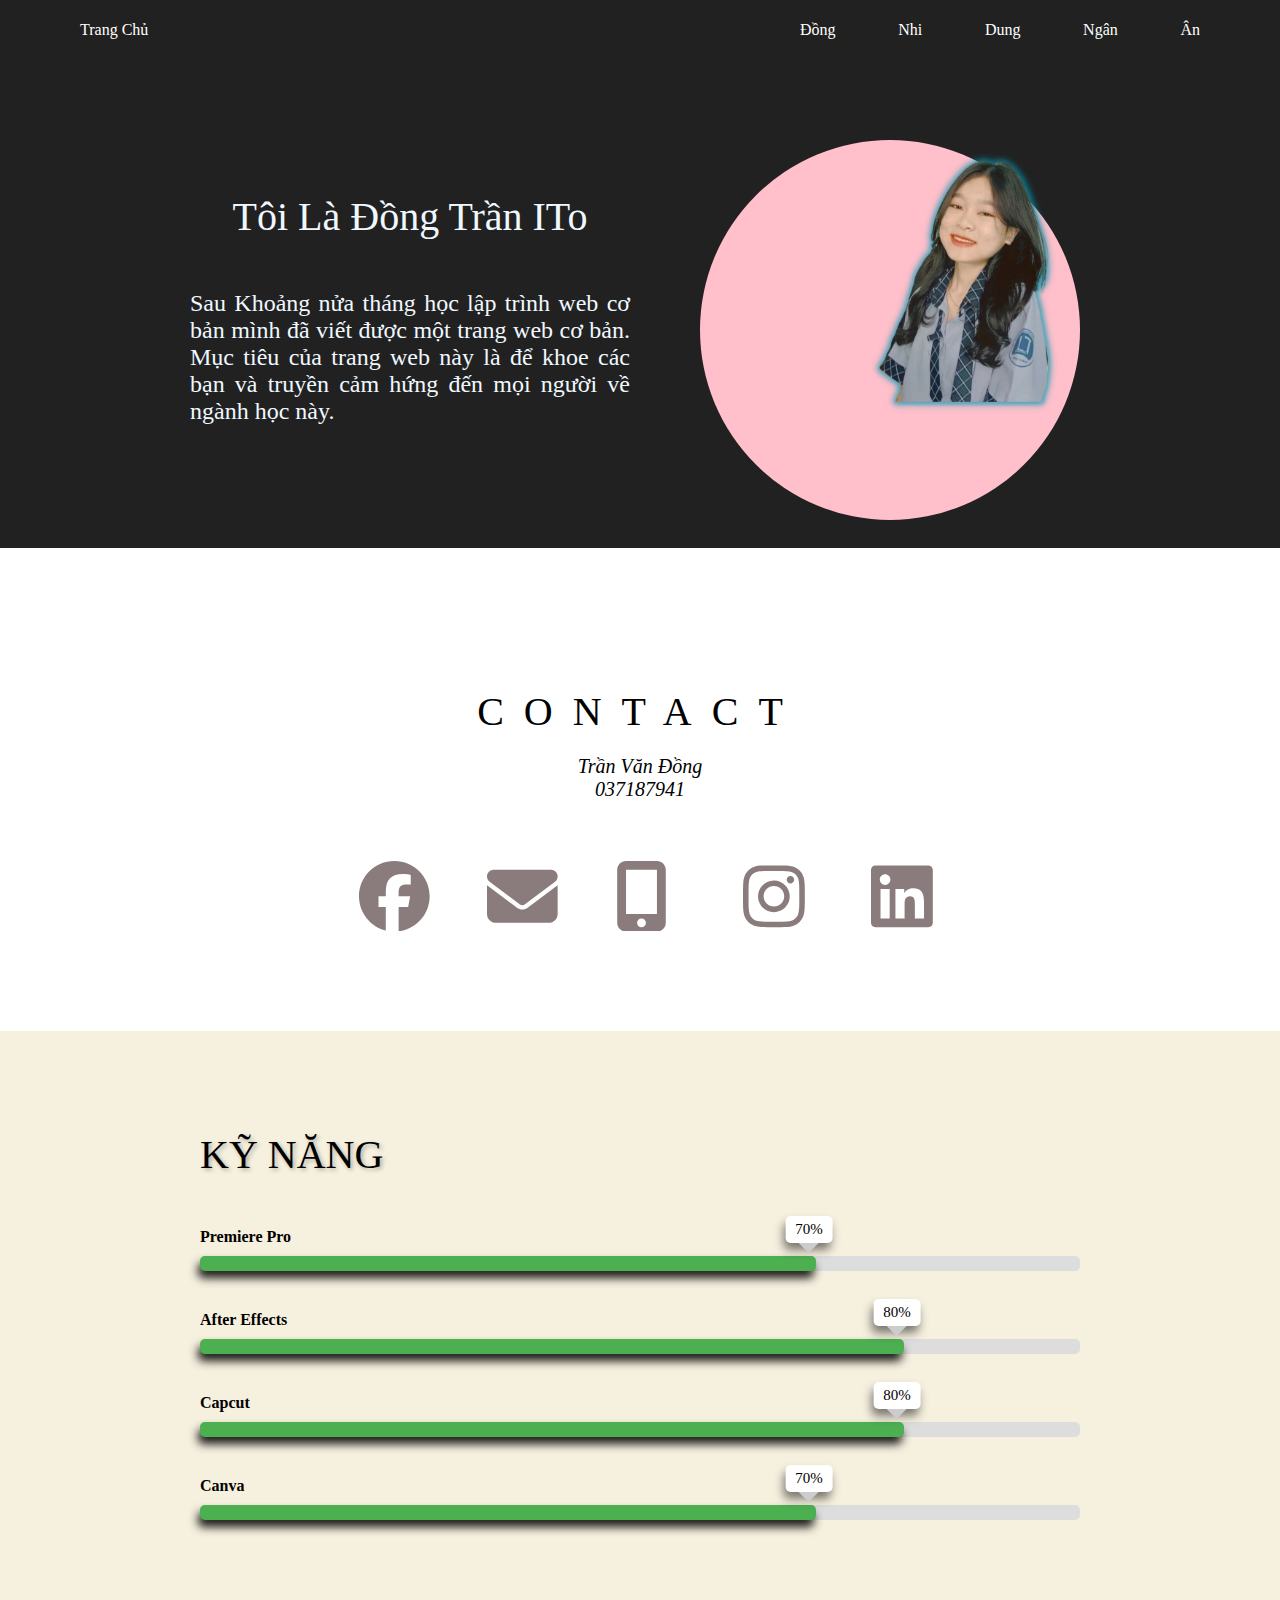
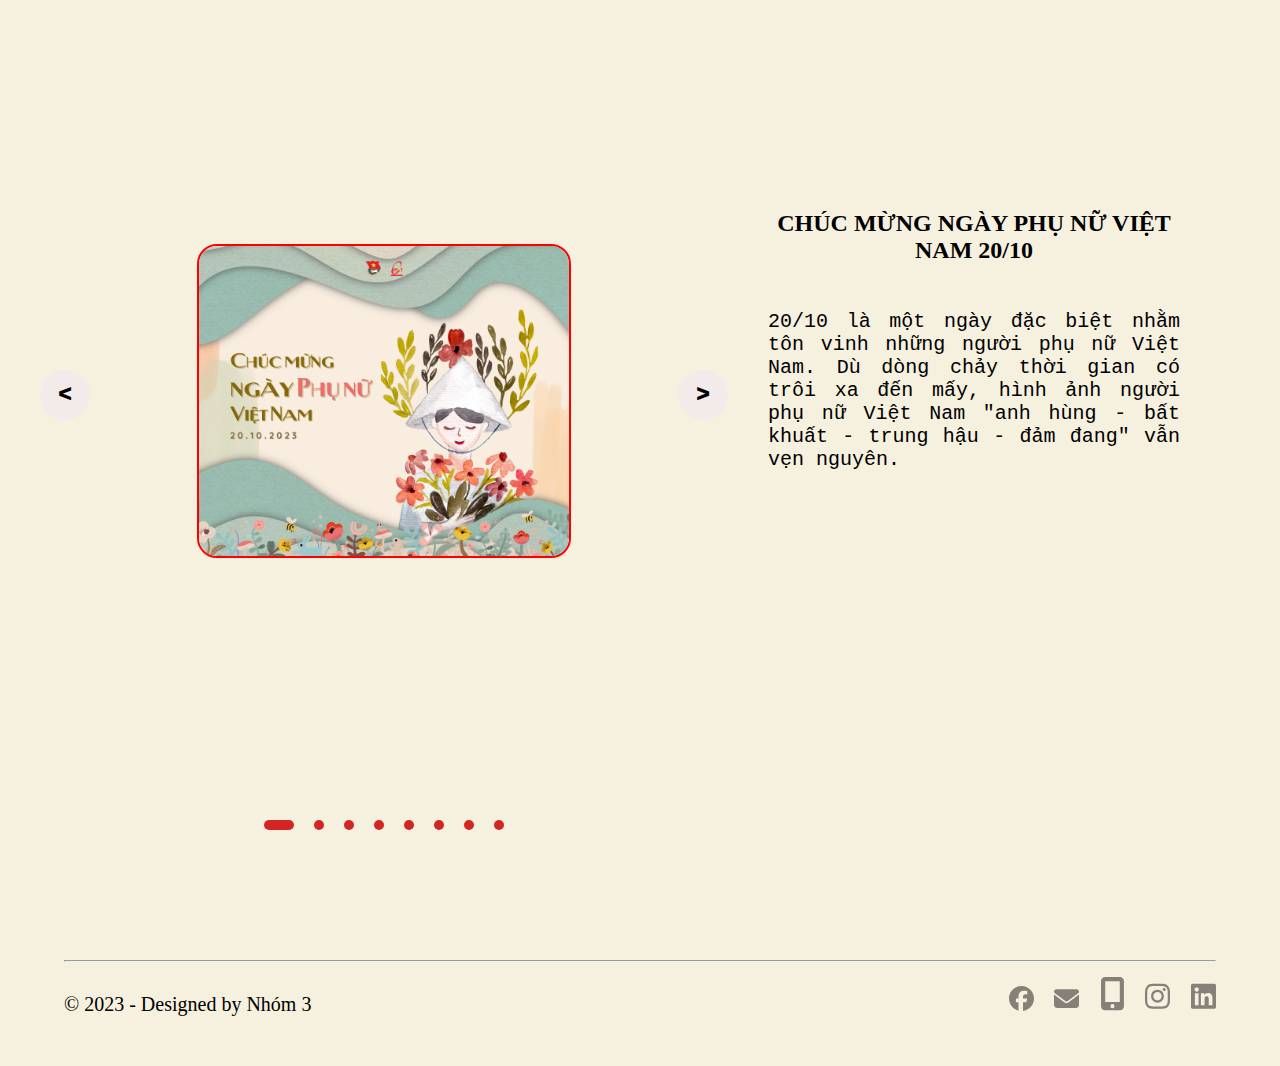
<file: Nhi/index.html>
<!DOCTYPE html>
<html lang="en">
<head>
    <meta charset="UTF-8">
    <meta name="viewport" content="width=device-width, initial-scale=1.0">
    <link rel="stylesheet" href="./style.css">
    <title>Hoàng Kiến Tường Nhi</title>
</head>
    <body>
       <!--Thanh Dieu Huong-->
        <div class="dieuHuong">
            <div class="trangChu">
                <a href="../trangchu/index.html">Trang Chủ</a>  
            </div>
            
            <div class="thanhVien">
                <a href="../Dong/index.html">Đồng</a>
                <a href="#Nhi">Nhi</a>
                <a href="../Dung/index.html">Dung</a>
                <a href="../Ngan/index.html">Ngân</a>
                <a href="../An/index.html">Ân</a>
            </div>
        </div>   
        <!-- END THANH DIEU HUONG -->

        

        <!--GIOI THIEU BAN THAN-->
        <div class="gioiThieu" id="Nhi">
            <div class="gioiThieu_noiDung">
                <div class="gioiThieu_noiDung_tieuDe">
                    Tôi Là Đồng Trần ITo
                </div>
                <div class="gioiThieu_noiDung_moTa">
                    Sau Khoảng nửa tháng học lập trình web cơ bản mình đã viết được một trang web cơ bản. Mục tiêu của trang web này là để khoe các bạn và truyền cảm hứng đến mọi người về ngành học này.
                </div>
            </div>
            <div class="gioiThieu_anh">
                <img src="./images/nhi.png" alt="">
                <div class="gioiThieu_vongTron"></div>
            </div>
            
        </div>


        <!--END GIOI THIEU BAN THAN-->
        <!-- CONTACT -->
            
        <div class="contact">
            <div class="contact_noidung">
                <div class="contact_noidung_tieude">
                    CONTACT
                </div>
                <div class="contact_noidung_ten">
                    Trần Văn Đồng
                    <br>
                    037187941 
                </div>
            </div>

            <div class="contact_icon">

                <div class="facebook">
                    <a href="https://www.facebook.com/iamdongtran" target="_blank" class="">
                        <svg xmlns="http://www.w3.org/2000/svg"  viewBox="0 0 512 512"><!--!Font Awesome Free 6.5.1 by @fontawesome - https://fontawesome.com License - https://fontawesome.com/license/free Copyright 2023 Fonticons, Inc.--><path d="M512 256C512 114.6 397.4 0 256 0S0 114.6 0 256C0 376 82.7 476.8 194.2 504.5V334.2H141.4V256h52.8V222.3c0-87.1 39.4-127.5 125-127.5c16.2 0 44.2 3.2 55.7 6.4V172c-6-.6-16.5-1-29.6-1c-42 0-58.2 15.9-58.2 57.2V256h83.6l-14.4 78.2H287V510.1C413.8 494.8 512 386.9 512 256h0z"/></svg>
                    </a>
                </div>
                <div class="gmail">
                    <a href="mailto:dongtran19062003@gmail.com" class="gmail">
                        <svg xmlns="http://www.w3.org/2000/svg"  viewBox="0 0 512 512"><!--!Font Awesome Free 6.5.1 by @fontawesome - https://fontawesome.com License - https://fontawesome.com/license/free Copyright 2023 Fonticons, Inc.--><path d="M48 64C21.5 64 0 85.5 0 112c0 15.1 7.1 29.3 19.2 38.4L236.8 313.6c11.4 8.5 27 8.5 38.4 0L492.8 150.4c12.1-9.1 19.2-23.3 19.2-38.4c0-26.5-21.5-48-48-48H48zM0 176V384c0 35.3 28.7 64 64 64H448c35.3 0 64-28.7 64-64V176L294.4 339.2c-22.8 17.1-54 17.1-76.8 0L0 176z"/></svg>
                    </a>
                </div>
                <div class="sodienthoai">
                    <a href="tel:0372187941">
                        <svg xmlns="http://www.w3.org/2000/svg" viewBox="0 0 384 512"><!--!Font Awesome Free 6.5.1 by @fontawesome - https://fontawesome.com License - https://fontawesome.com/license/free Copyright 2023 Fonticons, Inc.--><path  d="M16 64C16 28.7 44.7 0 80 0H304c35.3 0 64 28.7 64 64V448c0 35.3-28.7 64-64 64H80c-35.3 0-64-28.7-64-64V64zM224 448a32 32 0 1 0 -64 0 32 32 0 1 0 64 0zM304 64H80V384H304V64z"/></svg>
                    </a>
                </div>
                <div class="instagram">
                    <a href="https://www.instagram.com/d.tran_03/" target="_blank">
                        <svg xmlns="http://www.w3.org/2000/svg" viewBox="0 0 448 512"><!--!Font Awesome Free 6.5.1 by @fontawesome - https://fontawesome.com License - https://fontawesome.com/license/free Copyright 2023 Fonticons, Inc.--><path d="M224.1 141c-63.6 0-114.9 51.3-114.9 114.9s51.3 114.9 114.9 114.9S339 319.5 339 255.9 287.7 141 224.1 141zm0 189.6c-41.1 0-74.7-33.5-74.7-74.7s33.5-74.7 74.7-74.7 74.7 33.5 74.7 74.7-33.6 74.7-74.7 74.7zm146.4-194.3c0 14.9-12 26.8-26.8 26.8-14.9 0-26.8-12-26.8-26.8s12-26.8 26.8-26.8 26.8 12 26.8 26.8zm76.1 27.2c-1.7-35.9-9.9-67.7-36.2-93.9-26.2-26.2-58-34.4-93.9-36.2-37-2.1-147.9-2.1-184.9 0-35.8 1.7-67.6 9.9-93.9 36.1s-34.4 58-36.2 93.9c-2.1 37-2.1 147.9 0 184.9 1.7 35.9 9.9 67.7 36.2 93.9s58 34.4 93.9 36.2c37 2.1 147.9 2.1 184.9 0 35.9-1.7 67.7-9.9 93.9-36.2 26.2-26.2 34.4-58 36.2-93.9 2.1-37 2.1-147.8 0-184.8zM398.8 388c-7.8 19.6-22.9 34.7-42.6 42.6-29.5 11.7-99.5 9-132.1 9s-102.7 2.6-132.1-9c-19.6-7.8-34.7-22.9-42.6-42.6-11.7-29.5-9-99.5-9-132.1s-2.6-102.7 9-132.1c7.8-19.6 22.9-34.7 42.6-42.6 29.5-11.7 99.5-9 132.1-9s102.7-2.6 132.1 9c19.6 7.8 34.7 22.9 42.6 42.6 11.7 29.5 9 99.5 9 132.1s2.7 102.7-9 132.1z"/></svg>
                    </a>
                </div>
                <div class="linkedin">
                    <a href="https://www.linkedin.com/in/iamdongtran/" target="_blank">
                        <svg xmlns="http://www.w3.org/2000/svg"  viewBox="0 0 448 512"><!--!Font Awesome Free 6.5.1 by @fontawesome - https://fontawesome.com License - https://fontawesome.com/license/free Copyright 2023 Fonticons, Inc.--><path d="M416 32H31.9C14.3 32 0 46.5 0 64.3v383.4C0 465.5 14.3 480 31.9 480H416c17.6 0 32-14.5 32-32.3V64.3c0-17.8-14.4-32.3-32-32.3zM135.4 416H69V202.2h66.5V416zm-33.2-243c-21.3 0-38.5-17.3-38.5-38.5S80.9 96 102.2 96c21.2 0 38.5 17.3 38.5 38.5 0 21.3-17.2 38.5-38.5 38.5zm282.1 243h-66.4V312c0-24.8-.5-56.7-34.5-56.7-34.6 0-39.9 27-39.9 54.9V416h-66.4V202.2h63.7v29.2h.9c8.9-16.8 30.6-34.5 62.9-34.5 67.2 0 79.7 44.3 79.7 101.9V416z"/></svg>
                    </a>
                </div>

            </div>
        </div>
        <!-- END CONTACT -->
        <!--SKILL-->
        <div class="skill">
            <div class="skillHeader">KỸ NĂNG</div>
            <div class="skill-name">Premiere Pro</div>
            <div class="skill-bar">
              <div class="skill-progress" style="width: 70%;">       
                    <span class="skill-text">70%</span>     
              </div>
            </div>
    
            <div class="skill-name">After Effects</div>
            <div class="skill-bar">
              <div class="skill-progress" style="width: 80%;">       
                    <span class="skill-text">80%</span>     
              </div>
            </div>
            
    
            <div class="skill-name">Capcut</div>
            <div class="skill-bar">
              <div class="skill-progress" style="width: 80%;">       
                    <span class="skill-text">80%</span>     
              </div>
            </div>
    
    
            <div class="skill-name">Canva</div>
            <div class="skill-bar">
              <div class="skill-progress" style="width: 70%;">       
                    <span class="skill-text">70%</span>     
              </div>
            </div>
    
        </div>
        <!--END SKILL-->

        <!--TRINH BAY SAN PHAM-->

        <div class="sanPham">
            <div class="slider">
                <div class="anh"><img  src="./images/1.png" alt=""></div>
                <div class="anhPhongTo"><img src="./images/1.png" alt=""></div>
                <div class="buttons">
                    <button id="prev"><</button>
                    <button id="next">></button>
                </div>
                <ul class="dots">
                    <li class="active"></li>
                    <li></li>
                    <li></li>
                    <li></li>
                    <li></li>
                    <li></li>
                    <li></li>
                    <li></li>
                </ul>
            </div>
            <div class="noiDung">
                <div class="tieude">CHÚC MỪNG NGÀY PHỤ NỮ VIỆT NAM 20/10</div>
                <div class="mota">20/10 là một ngày đặc biệt nhằm tôn vinh những người phụ nữ Việt Nam. Dù dòng chảy thời gian có trôi xa đến mấy, hình ảnh người phụ nữ Việt Nam "anh hùng - bất khuất - trung hậu - đảm đang" vẫn vẹn nguyên.</div>
            </div>
        </div>

        <!--END TRINH BAY SAN PHAM-->
    
        <!-- FOOTER -->
        <div class="footer">
            <div class="footer1">    
                <hr>
                <div class="footer_noiDung">
                    <div class="footer_ten">
                        © 2023 - Designed by Nhóm 3
                    </div>
                    <div class="footer_icon">
                        <div class="facebook">
                            <a href="https://www.facebook.com/iamdongtran" target="_blank" class="">
                                <svg xmlns="http://www.w3.org/2000/svg"  viewBox="0 0 512 512"><!--!Font Awesome Free 6.5.1 by @fontawesome - https://fontawesome.com License - https://fontawesome.com/license/free Copyright 2023 Fonticons, Inc.--><path d="M512 256C512 114.6 397.4 0 256 0S0 114.6 0 256C0 376 82.7 476.8 194.2 504.5V334.2H141.4V256h52.8V222.3c0-87.1 39.4-127.5 125-127.5c16.2 0 44.2 3.2 55.7 6.4V172c-6-.6-16.5-1-29.6-1c-42 0-58.2 15.9-58.2 57.2V256h83.6l-14.4 78.2H287V510.1C413.8 494.8 512 386.9 512 256h0z"/></svg>
                            </a>
                        </div>
                        <div class="gmail">
                            <a href="mailto:dongtran19062003@gmail.com" class="gmail">
                                <svg xmlns="http://www.w3.org/2000/svg"  viewBox="0 0 512 512"><!--!Font Awesome Free 6.5.1 by @fontawesome - https://fontawesome.com License - https://fontawesome.com/license/free Copyright 2023 Fonticons, Inc.--><path  d="M48 64C21.5 64 0 85.5 0 112c0 15.1 7.1 29.3 19.2 38.4L236.8 313.6c11.4 8.5 27 8.5 38.4 0L492.8 150.4c12.1-9.1 19.2-23.3 19.2-38.4c0-26.5-21.5-48-48-48H48zM0 176V384c0 35.3 28.7 64 64 64H448c35.3 0 64-28.7 64-64V176L294.4 339.2c-22.8 17.1-54 17.1-76.8 0L0 176z"/></svg>
                            </a>
                        </div>
                        <div class="sodienthoai">
                            <a href="tel:0372187941">
                                <svg xmlns="http://www.w3.org/2000/svg" viewBox="0 0 384 512"><!--!Font Awesome Free 6.5.1 by @fontawesome - https://fontawesome.com License - https://fontawesome.com/license/free Copyright 2023 Fonticons, Inc.--><path  d="M16 64C16 28.7 44.7 0 80 0H304c35.3 0 64 28.7 64 64V448c0 35.3-28.7 64-64 64H80c-35.3 0-64-28.7-64-64V64zM224 448a32 32 0 1 0 -64 0 32 32 0 1 0 64 0zM304 64H80V384H304V64z"/></svg>
                            </a>
                        </div>
                        <div class="instagram">
                            <a href="https://www.instagram.com/d.tran_03/" target="_blank">
                                <svg xmlns="http://www.w3.org/2000/svg" viewBox="0 0 448 512"><!--!Font Awesome Free 6.5.1 by @fontawesome - https://fontawesome.com License - https://fontawesome.com/license/free Copyright 2023 Fonticons, Inc.--><path d="M224.1 141c-63.6 0-114.9 51.3-114.9 114.9s51.3 114.9 114.9 114.9S339 319.5 339 255.9 287.7 141 224.1 141zm0 189.6c-41.1 0-74.7-33.5-74.7-74.7s33.5-74.7 74.7-74.7 74.7 33.5 74.7 74.7-33.6 74.7-74.7 74.7zm146.4-194.3c0 14.9-12 26.8-26.8 26.8-14.9 0-26.8-12-26.8-26.8s12-26.8 26.8-26.8 26.8 12 26.8 26.8zm76.1 27.2c-1.7-35.9-9.9-67.7-36.2-93.9-26.2-26.2-58-34.4-93.9-36.2-37-2.1-147.9-2.1-184.9 0-35.8 1.7-67.6 9.9-93.9 36.1s-34.4 58-36.2 93.9c-2.1 37-2.1 147.9 0 184.9 1.7 35.9 9.9 67.7 36.2 93.9s58 34.4 93.9 36.2c37 2.1 147.9 2.1 184.9 0 35.9-1.7 67.7-9.9 93.9-36.2 26.2-26.2 34.4-58 36.2-93.9 2.1-37 2.1-147.8 0-184.8zM398.8 388c-7.8 19.6-22.9 34.7-42.6 42.6-29.5 11.7-99.5 9-132.1 9s-102.7 2.6-132.1-9c-19.6-7.8-34.7-22.9-42.6-42.6-11.7-29.5-9-99.5-9-132.1s-2.6-102.7 9-132.1c7.8-19.6 22.9-34.7 42.6-42.6 29.5-11.7 99.5-9 132.1-9s102.7-2.6 132.1 9c19.6 7.8 34.7 22.9 42.6 42.6 11.7 29.5 9 99.5 9 132.1s2.7 102.7-9 132.1z"/></svg>
                            </a>
                        </div>
                        <div class="linkedin">
                            <a href="https://www.linkedin.com/in/iamdongtran/" target="_blank">
                                <svg xmlns="http://www.w3.org/2000/svg"  viewBox="0 0 448 512"><!--!Font Awesome Free 6.5.1 by @fontawesome - https://fontawesome.com License - https://fontawesome.com/license/free Copyright 2023 Fonticons, Inc.--><path  d="M416 32H31.9C14.3 32 0 46.5 0 64.3v383.4C0 465.5 14.3 480 31.9 480H416c17.6 0 32-14.5 32-32.3V64.3c0-17.8-14.4-32.3-32-32.3zM135.4 416H69V202.2h66.5V416zm-33.2-243c-21.3 0-38.5-17.3-38.5-38.5S80.9 96 102.2 96c21.2 0 38.5 17.3 38.5 38.5 0 21.3-17.2 38.5-38.5 38.5zm282.1 243h-66.4V312c0-24.8-.5-56.7-34.5-56.7-34.6 0-39.9 27-39.9 54.9V416h-66.4V202.2h63.7v29.2h.9c8.9-16.8 30.6-34.5 62.9-34.5 67.2 0 79.7 44.3 79.7 101.9V416z"/></svg>
                            </a>
                        </div>
                        </div>
                    </div>
                </div>
            </div>
        </div>
        
        <!-- END FOOTER -->
        
        <script src="js.js"></script>
    </body>

</html>
</file>
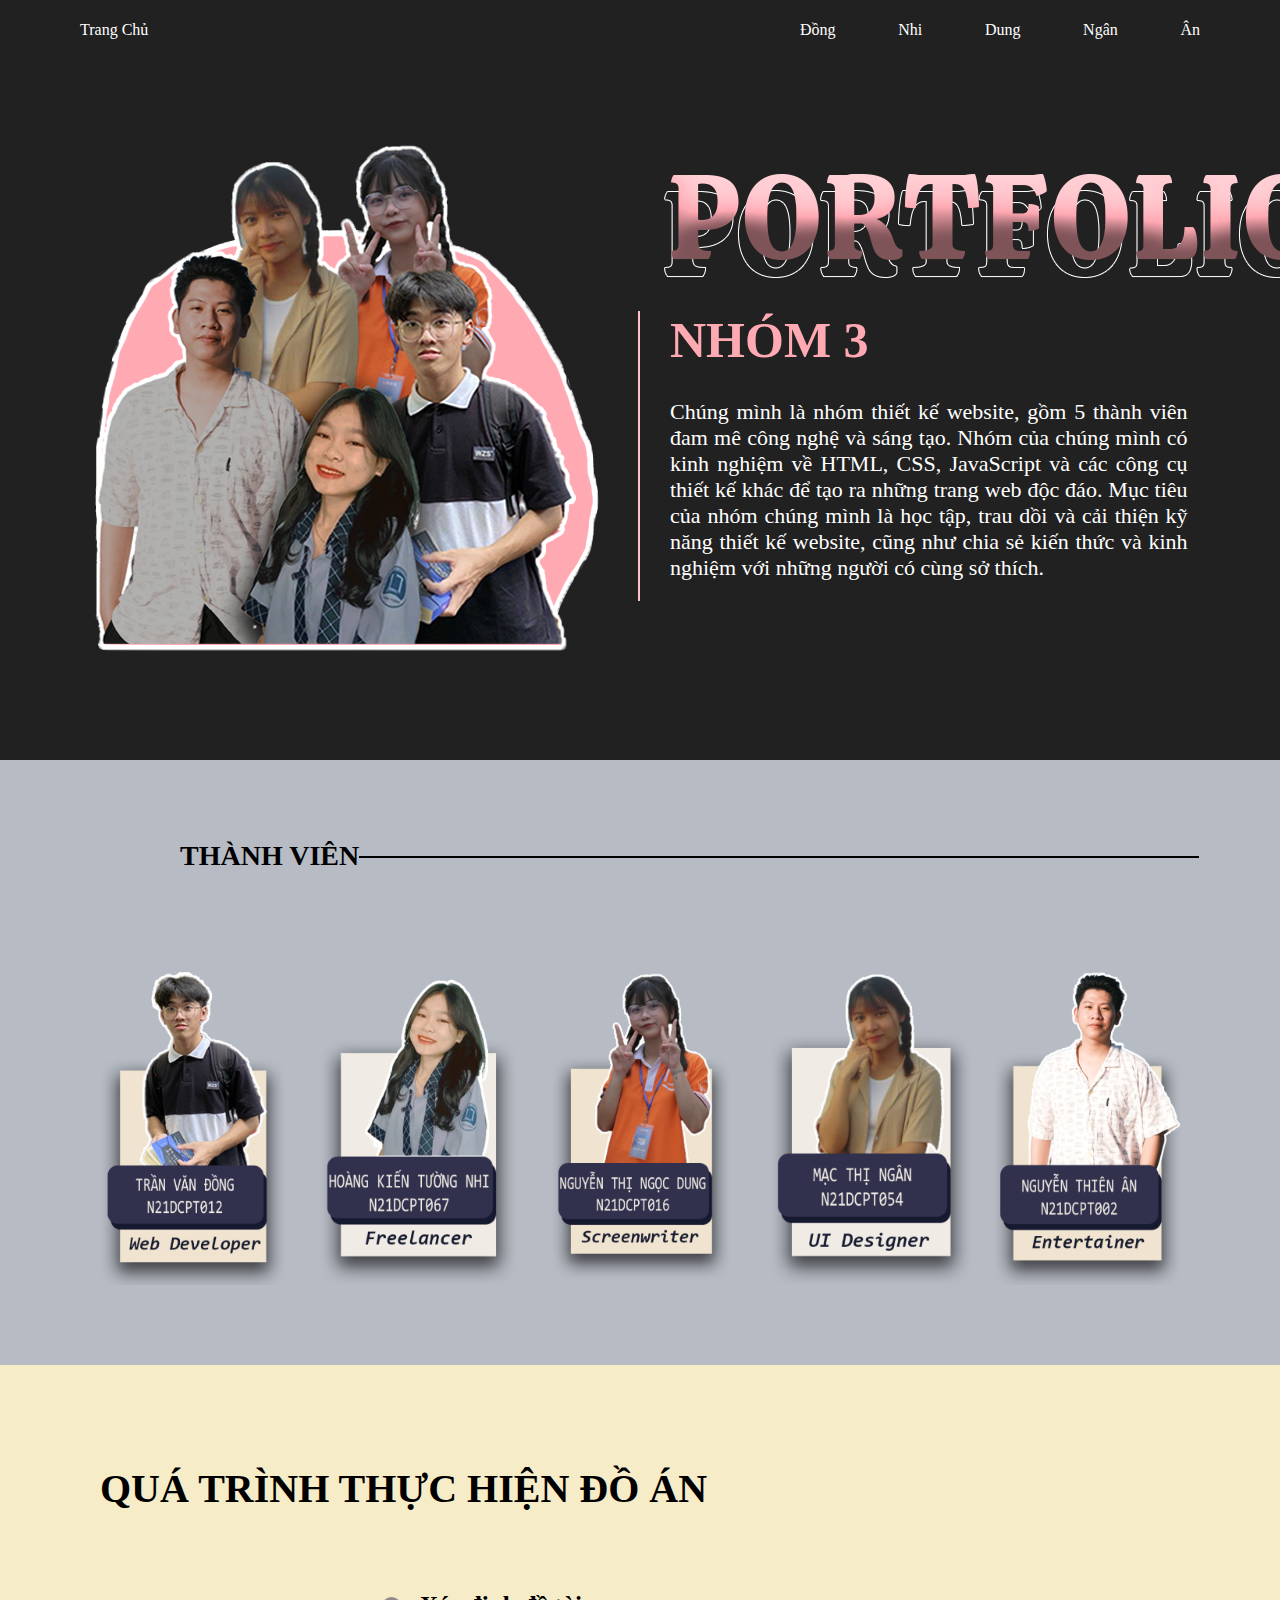
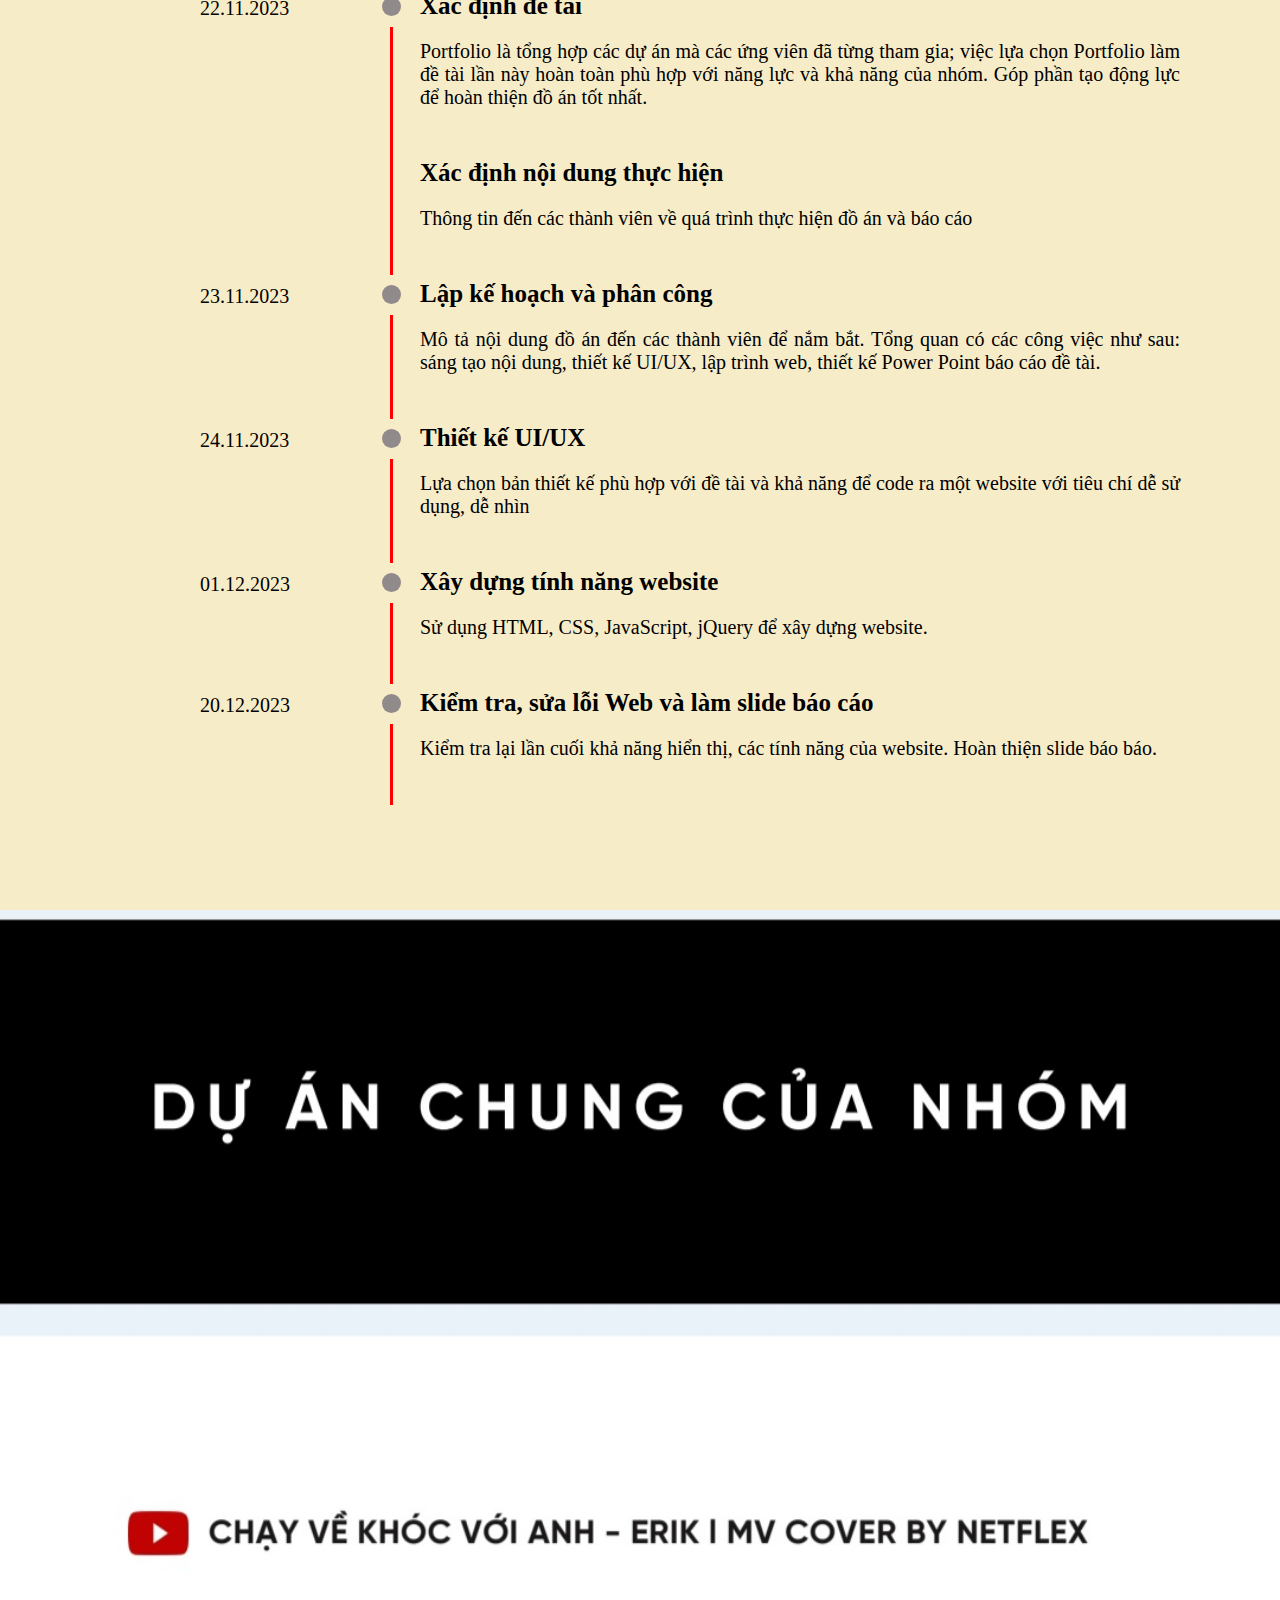
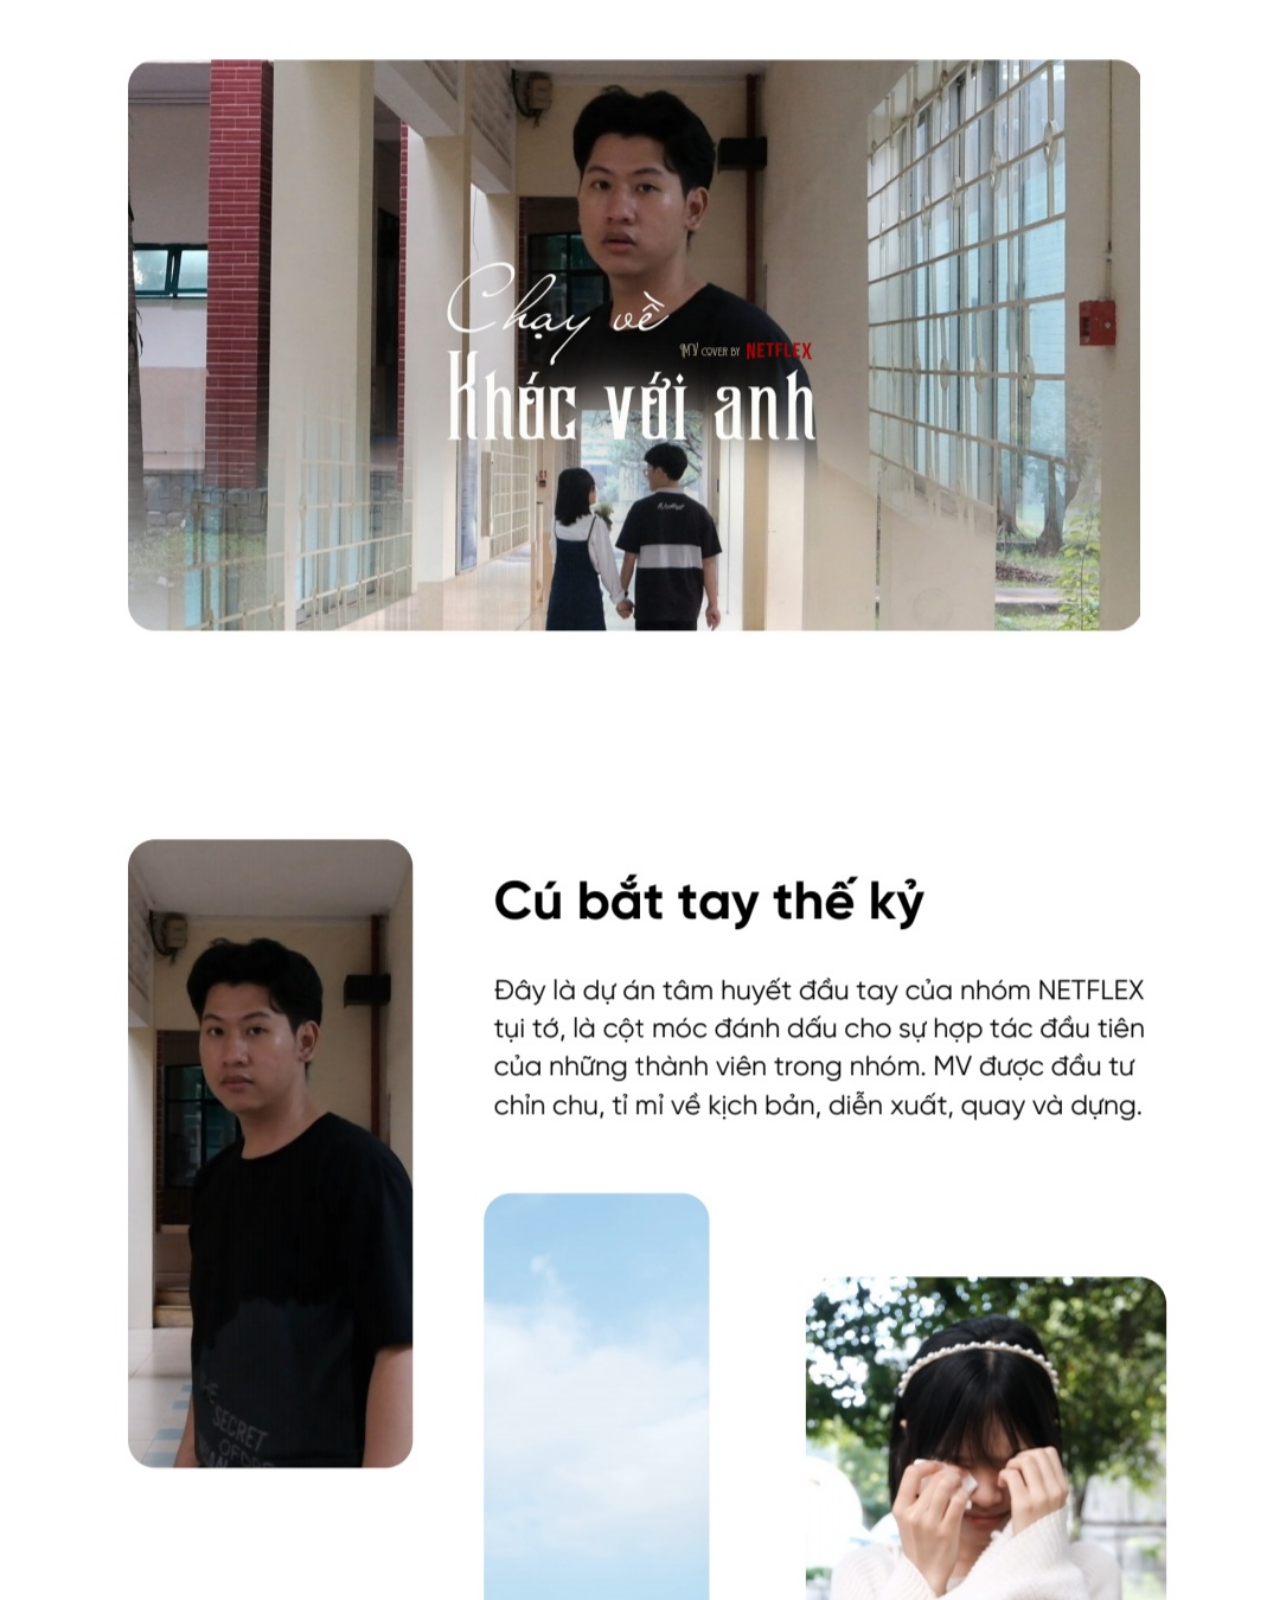
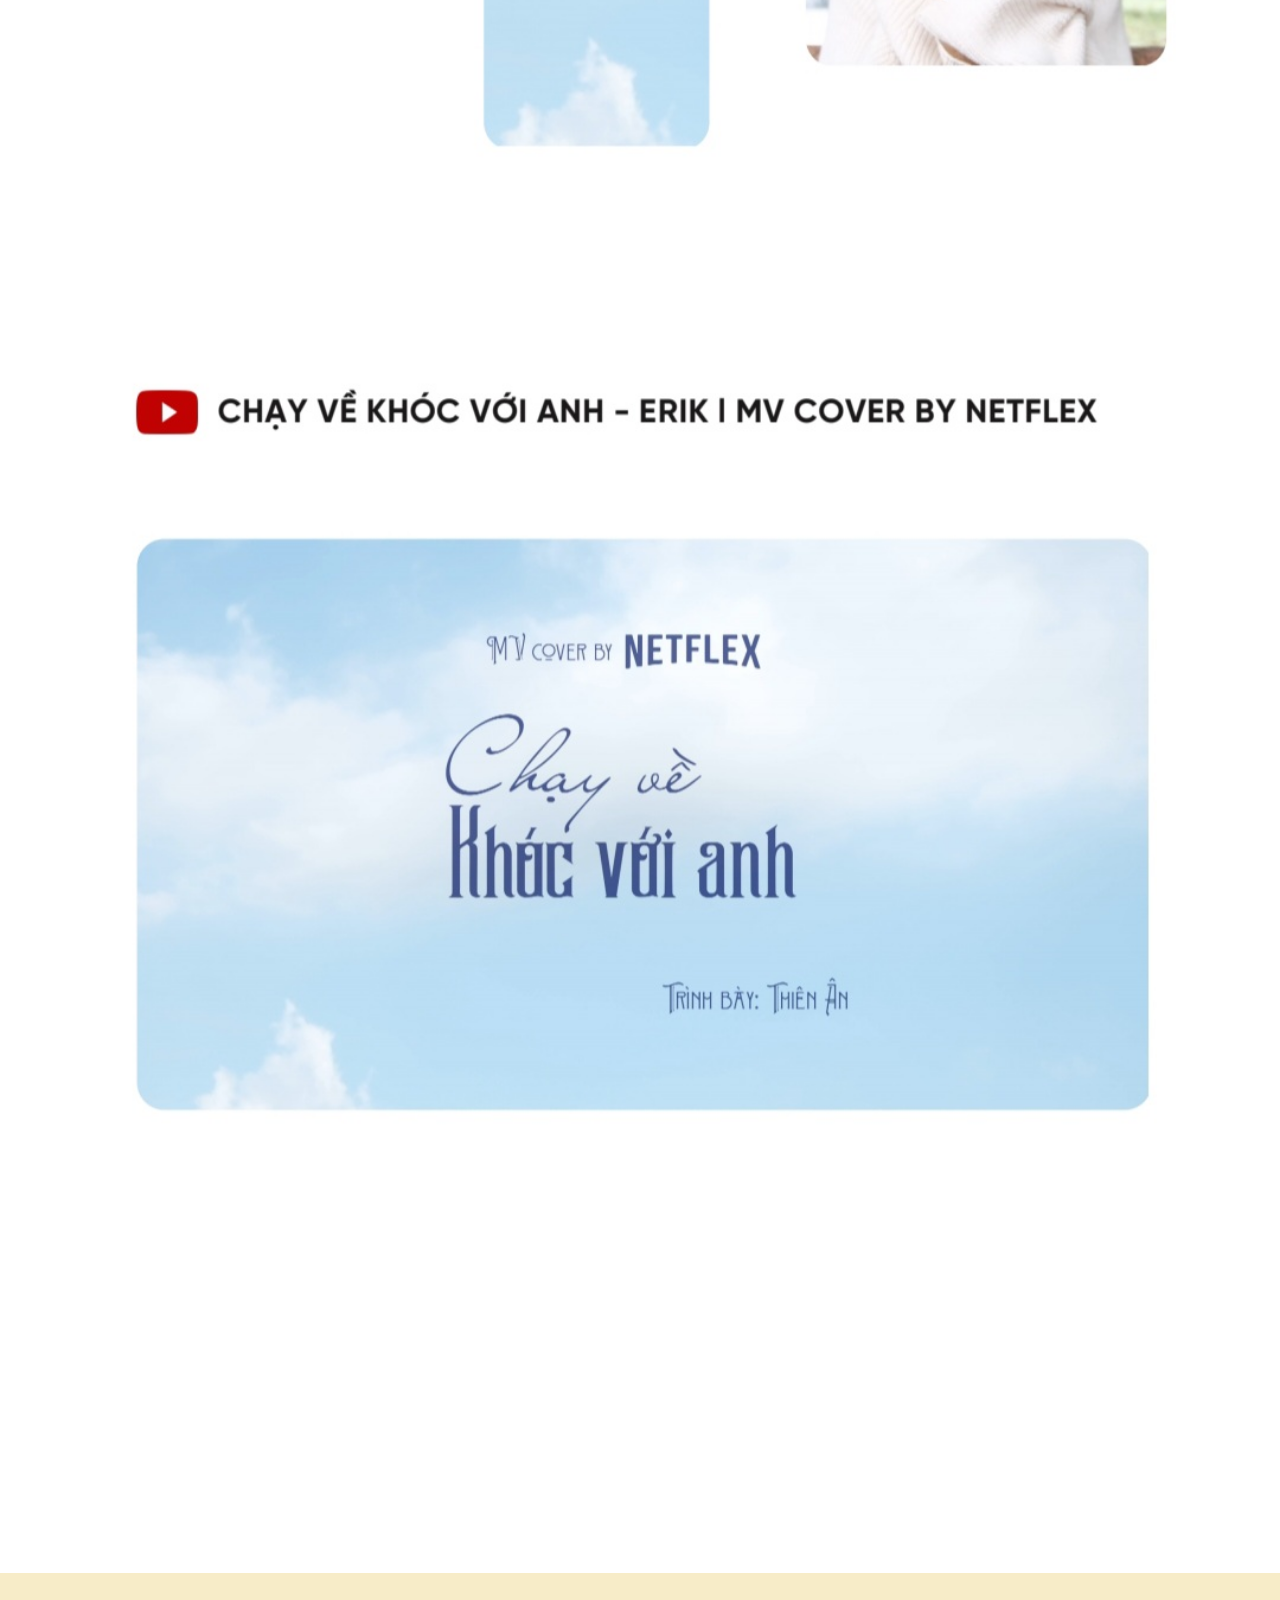
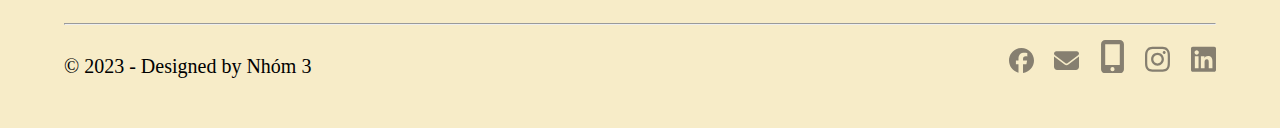
<file: trangchu/index.html>
<!DOCTYPE html>
<html lang="en">
<head>
    <meta charset="UTF-8">
    <meta name="viewport" content="width=device-width, initial-scale=1.0">
    <link rel="stylesheet" href="./style.css">
    <title>Nhóm 3</title>
</head>
<body>



       <!--Thanh Dieu Huong-->
        <div class="dieuHuong">
            <div class="trangChu">
                <a href="#home">Trang Chủ</a> 
            </div>
            
            <div class="thanhVien">
                <a href="../Dong/index.html">Đồng</a>
                <a href="../Nhi/index.html">Nhi</a>
                <a href="../Dung/index.html">Dung</a>
                <a href="../Ngan/index.html">Ngân</a>
                <a href="../An/index.html">Ân</a>
            </div>
        </div>   
        <!-- END THANH DIEU HUONG -->

    
        <!--GIOI THIEU NHOM-->
        <div class="gioiThieuNhom" id="home">
            <div class="circle"></div>

            <div class="anhNhom"><img src="./images/Gioithieunhom copy.png" alt=""></div>

            <div class="noiDung">
                <div class="tieuDe"> <img src="./images/text potfolio.png" alt=""></div>
                <div class="tenNhom">NHÓM 3</div>
                <div class="gioiThieu">
                    Chúng mình là nhóm thiết kế website, gồm 5 thành viên đam mê công nghệ và sáng tạo. Nhóm của chúng mình có kinh nghiệm về HTML, CSS, JavaScript và các công cụ thiết kế khác để tạo ra những trang web độc đáo. Mục tiêu của nhóm chúng mình là học tập, trau dồi và cải thiện kỹ năng thiết kế website, cũng như chia sẻ kiến thức và kinh nghiệm với những người có cùng sở thích.</div>
            </div>

        </div>        
        <!--END GIOI THIEU NHOM-->


        <!--GIOI THIEU THANH VIEN-->
        <div class="gioiThieuThanhVien">
            <div class="strikethrough">THÀNH VIÊN</div>
            <div class="tungThanhVien">
                <div class="dong"> <a href="../Dong/index.html"> <img src="./images/dong.png" alt=""></a> </div>
                <div class="nhi"><a href="../Nhi/index.html" class=""><img src="./images/nhi.png" alt="" class=""></a></div>
                <div class="dung"><a href="../Dung/index.html"><img src="./images/dun.png" alt=""></a></div>
                <div class="ngan"><a href="../Ngan/index.html" class=""><img src="./images/ngan.png" alt="" class=""></a></div>
                <div class="an"><a href="../An/index.html" class=""><img src="./images/an.png" alt=""></a></div>
            </div>
        </div>

        <!--END GIOI THIEU THANH VIEN-->


        <!--QUA TRINH LAM DU AN-->
        
        <div class="timeLine">
            <h2 class="titmeLine_tieuDe">QUÁ TRÌNH THỰC HIỆN ĐỒ ÁN</h2>
    
            <div class="detailTimeLine detailTimeLine1">
                <div class="ngayTimeLine">22.11.2023</div>
    
                <div class="decorate">
                    <div class="vongTronTimeLine"></div>
                    <div class="duongThangTimeLine1"></div>
                    <div class="duongThangTimeLine2"></div>
                    <div class="nen"></div>
                </div>
    
                <div class="content">
                    <div class="tenTimeline">Xác định đề tài</div>
                    <div class="noiDungTimeLine">Portfolio là tổng hợp các dự án mà các ứng viên đã từng tham gia; việc lựa chọn Portfolio làm đề tài lần này hoàn toàn phù hợp với năng lực và khả năng của nhóm. Góp phần tạo động lực để hoàn thiện đồ án tốt nhất.</div>
                
                </div>
                
                <div class="content">
                    <div class="tenTimeline">Xác định nội dung thực hiện</div>
                    <div class="noiDungTimeLine">Thông tin đến các thành viên về quá trình thực hiện đồ án và báo cáo</div>    
                </div>
            </div>
    
    
            <div class="detailTimeLine detailTimeLine2">
                <div class="ngayTimeLine">23.11.2023</div>
    
                <div class="decorate">
                    <div class="vongTronTimeLine"></div>
                    <div class="duongThangTimeLine1"></div>
                    <div class="duongThangTimeLine2"></div>
                    <div class="nen"></div>

                </div>
    
                <div class="content">
                    <div class="tenTimeline">Lập kế hoạch và phân công</div>
                    <div class="noiDungTimeLine">Mô tả nội dung đồ án đến các thành viên để nắm bắt. Tổng quan có các công việc như sau: sáng tạo nội dung, thiết kế UI/UX, lập trình web, thiết kế Power Point báo cáo đề tài.</div>
                </div>
    
            </div>
    
    
            <div class="detailTimeLine detailTimeLine3">
                <div class="ngayTimeLine">24.11.2023</div>
    
                <div class="decorate">
                    <div class="vongTronTimeLine"></div>
                    <div class="duongThangTimeLine1"></div>
                    <div class="duongThangTimeLine2"></div>
                    <div class="nen"></div>

                </div>
    
                <div class="content">
                    <div class="tenTimeline">Thiết kế UI/UX</div>
                    <div class="noiDungTimeLine">Lựa chọn bản thiết kế phù hợp với đề tài và khả năng để code ra một website với tiêu chí dễ sử dụng, dễ nhìn</div>
                </div>
            </div>
    
    
            
            <div class="detailTimeLine detailTimeLine4">
                <div class="ngayTimeLine">01.12.2023</div>
    
                <div class="decorate">
                    <div class="vongTronTimeLine"></div>
                    <div class="duongThangTimeLine1"></div>
                    <div class="duongThangTimeLine2"></div>
                    <div class="nen"></div>

                </div>
    
                <div class="content">
                    <div class="tenTimeline">Xây dựng tính năng website</div>
                    <div class="noiDungTimeLine">Sử dụng HTML, CSS, JavaScript, jQuery để xây dựng website.</div>
                </div>
            </div>
    
    
            <div class="detailTimeLine detailTimeLine5">
                <div class="ngayTimeLine">20.12.2023</div>
    
                <div class="decorate">
                    <div class="vongTronTimeLine"></div>
                    <div class="duongThangTimeLine1"></div>
                    <div class="duongThangTimeLine2"></div>
                    <div class="nen"></div>
                </div>
    
                <div class="content">
                    <div class="tenTimeline">Kiểm tra, sửa lỗi Web và làm slide báo cáo</div>
                    <div class="noiDungTimeLine">Kiểm tra lại lần cuối khả năng hiển thị, các tính năng của website. Hoàn thiện slide báo báo.</div>
                </div>
            </div>
        </div>
        <!--END QUA TRINH LAM DU AN-->

        <!-- DU AN CHUNG -->

        <!-- END DU AN CHUNG -->

        <div class="duananh">
            <img src="./images/anhchupmanhinh.jpg" alt="">
        </div>

        <!-- FOOTER -->
        <div class="footer">
            <div class="footer1">    
                <hr>
                <div class="footer_noiDung">
                    <div class="footer_ten">
                        © 2023 - Designed by Nhóm 3
                    </div>
                    <div class="footer_icon">
                        <div class="facebook">
                            <a href="https://www.facebook.com/iamdongtran" target="_blank" class="">
                                <svg xmlns="http://www.w3.org/2000/svg"  viewBox="0 0 512 512"><!--!Font Awesome Free 6.5.1 by @fontawesome - https://fontawesome.com License - https://fontawesome.com/license/free Copyright 2023 Fonticons, Inc.--><path d="M512 256C512 114.6 397.4 0 256 0S0 114.6 0 256C0 376 82.7 476.8 194.2 504.5V334.2H141.4V256h52.8V222.3c0-87.1 39.4-127.5 125-127.5c16.2 0 44.2 3.2 55.7 6.4V172c-6-.6-16.5-1-29.6-1c-42 0-58.2 15.9-58.2 57.2V256h83.6l-14.4 78.2H287V510.1C413.8 494.8 512 386.9 512 256h0z"/></svg>
                            </a>
                        </div>
                        <div class="gmail">
                            <a href="mailto:dongtran19062003@gmail.com" class="gmail">
                                <svg xmlns="http://www.w3.org/2000/svg"  viewBox="0 0 512 512"><!--!Font Awesome Free 6.5.1 by @fontawesome - https://fontawesome.com License - https://fontawesome.com/license/free Copyright 2023 Fonticons, Inc.--><path  d="M48 64C21.5 64 0 85.5 0 112c0 15.1 7.1 29.3 19.2 38.4L236.8 313.6c11.4 8.5 27 8.5 38.4 0L492.8 150.4c12.1-9.1 19.2-23.3 19.2-38.4c0-26.5-21.5-48-48-48H48zM0 176V384c0 35.3 28.7 64 64 64H448c35.3 0 64-28.7 64-64V176L294.4 339.2c-22.8 17.1-54 17.1-76.8 0L0 176z"/></svg>
                            </a>
                        </div>
                        <div class="sodienthoai">
                            <a href="tel:0372187941">
                                <svg xmlns="http://www.w3.org/2000/svg" viewBox="0 0 384 512"><!--!Font Awesome Free 6.5.1 by @fontawesome - https://fontawesome.com License - https://fontawesome.com/license/free Copyright 2023 Fonticons, Inc.--><path  d="M16 64C16 28.7 44.7 0 80 0H304c35.3 0 64 28.7 64 64V448c0 35.3-28.7 64-64 64H80c-35.3 0-64-28.7-64-64V64zM224 448a32 32 0 1 0 -64 0 32 32 0 1 0 64 0zM304 64H80V384H304V64z"/></svg>
                            </a>
                        </div>
                        <div class="instagram">
                            <a href="https://www.instagram.com/d.tran_03/" target="_blank">
                                <svg xmlns="http://www.w3.org/2000/svg" viewBox="0 0 448 512"><!--!Font Awesome Free 6.5.1 by @fontawesome - https://fontawesome.com License - https://fontawesome.com/license/free Copyright 2023 Fonticons, Inc.--><path d="M224.1 141c-63.6 0-114.9 51.3-114.9 114.9s51.3 114.9 114.9 114.9S339 319.5 339 255.9 287.7 141 224.1 141zm0 189.6c-41.1 0-74.7-33.5-74.7-74.7s33.5-74.7 74.7-74.7 74.7 33.5 74.7 74.7-33.6 74.7-74.7 74.7zm146.4-194.3c0 14.9-12 26.8-26.8 26.8-14.9 0-26.8-12-26.8-26.8s12-26.8 26.8-26.8 26.8 12 26.8 26.8zm76.1 27.2c-1.7-35.9-9.9-67.7-36.2-93.9-26.2-26.2-58-34.4-93.9-36.2-37-2.1-147.9-2.1-184.9 0-35.8 1.7-67.6 9.9-93.9 36.1s-34.4 58-36.2 93.9c-2.1 37-2.1 147.9 0 184.9 1.7 35.9 9.9 67.7 36.2 93.9s58 34.4 93.9 36.2c37 2.1 147.9 2.1 184.9 0 35.9-1.7 67.7-9.9 93.9-36.2 26.2-26.2 34.4-58 36.2-93.9 2.1-37 2.1-147.8 0-184.8zM398.8 388c-7.8 19.6-22.9 34.7-42.6 42.6-29.5 11.7-99.5 9-132.1 9s-102.7 2.6-132.1-9c-19.6-7.8-34.7-22.9-42.6-42.6-11.7-29.5-9-99.5-9-132.1s-2.6-102.7 9-132.1c7.8-19.6 22.9-34.7 42.6-42.6 29.5-11.7 99.5-9 132.1-9s102.7-2.6 132.1 9c19.6 7.8 34.7 22.9 42.6 42.6 11.7 29.5 9 99.5 9 132.1s2.7 102.7-9 132.1z"/></svg>
                            </a>
                        </div>
                        <div class="linkedin">
                            <a href="https://www.linkedin.com/in/iamdongtran/" target="_blank">
                                <svg xmlns="http://www.w3.org/2000/svg"  viewBox="0 0 448 512"><!--!Font Awesome Free 6.5.1 by @fontawesome - https://fontawesome.com License - https://fontawesome.com/license/free Copyright 2023 Fonticons, Inc.--><path  d="M416 32H31.9C14.3 32 0 46.5 0 64.3v383.4C0 465.5 14.3 480 31.9 480H416c17.6 0 32-14.5 32-32.3V64.3c0-17.8-14.4-32.3-32-32.3zM135.4 416H69V202.2h66.5V416zm-33.2-243c-21.3 0-38.5-17.3-38.5-38.5S80.9 96 102.2 96c21.2 0 38.5 17.3 38.5 38.5 0 21.3-17.2 38.5-38.5 38.5zm282.1 243h-66.4V312c0-24.8-.5-56.7-34.5-56.7-34.6 0-39.9 27-39.9 54.9V416h-66.4V202.2h63.7v29.2h.9c8.9-16.8 30.6-34.5 62.9-34.5 67.2 0 79.7 44.3 79.7 101.9V416z"/></svg>
                            </a>
                        </div>
                        </div>
                    </div>
                </div>
            </div>
        </div>
        
        <!-- END FOOTER -->


    
        <script src="js.js"></script>

</body>
</html>
</file>
<file: Nhi/style.css>
*{
    padding:0px;
    margin: 0px;
    box-sizing: border-box;
    /* background-color: rgb(181, 168, 168); */
}
@font-face {
    font-family: 'calistoga'; /* Tên font chữ */
    src: url('./font/Calistoga-Regular.ttf') ; /* Đường dẫn đến tệp font */
  }
  
/* body {
    font-family: 'calistoga', sans-serif; 
  }
   */

/* thanh dieu huong */
.dieuHuong{
    display: flex;
    justify-content: space-between;
    align-items: center;
    height: 60px;
    background-color: #212121;
    padding: 0px 80px;
    position:fixed;
    width:100%;
    top:0px;
    z-index: 998;
}
.dieuHuong div a{
    text-decoration: none;
    color:white;
}

.dieuHuong div a:hover {
    color: red;
}

.trangChu{

}
.thanhVien{
    display:flex;
    justify-content: space-between;
    width:400px;
}




/* END THANH DIEU HUONG */
/* GIOI THIEU BAN THAN */

.gioiThieu {
    display: flex;
    justify-content: space-between;
    align-items: center;
    padding:120px 0px 50px 0px;
    background-color: #212121;
    position: relative;
}

.gioiThieu_noiDung,
.gioiThieu_anh {
    flex: 1;
}

.gioiThieu_noiDung {
    margin-right: 20px; /* Để tạo khoảng cách giữa hai phần tử */
    padding:0px 190px;
    width:200px;
    color:aliceblue;
}
.gioiThieu_noiDung_tieuDe{
    padding-bottom: 50px;
    text-align: center;
    font-size: 40px;
}
.gioiThieu_noiDung_moTa{
    text-align: justify;
    font-size: 24px;
}
.gioiThieu_anh img {
    max-width: 60%;
    position: relative;
    z-index: 2;
    animation: shake 1s infinite; /* Áp dụng animation vô hạn */
}

@keyframes shake {
    0% { transform: rotate(-1deg); } /* Góc quay ban đầu */
    50% { transform: rotate(1deg); } /* Góc quay trong nửa chu kỳ */
    100% { transform: rotate(-1deg); } /* Góc quay cuối cùng */
}

.gioiThieu_vongTron{
    background-color: pink;
    width: 380px;
    height: 380px;
    border-radius: 50%;
    position: absolute;
    z-index: 1;
    right:200px;
    top:140px;
}
/* END GIOI THIEU BAN THAN */

/* TRINH BAY SAN PHAM */

.sanPham{
    position:relative;
    background-color: #f6f0df;
    height: 100vh;
}

.slider{
    width:60%;
    height: 100%;
    position: absolute;
    
    padding-top:70px;
}

.sanPham .slider .anh{
  display: flex;
  justify-content: center;
  align-items: center;
  width: 50%;
  margin:auto;
  height: 70%;
  padding-top:60px;
  position: relative;
  z-index: 10;
}
.slider img{
    width: 100%;
    object-fit: cover;
    transition: opacity 1s ease;
    border-radius: 20px;
    border: 2px solid #ff0000;
    overflow: hidden;
    margin: 5px ;
}

.sanPham .noiDung{
    position:absolute;
    width: 40%;
    right: 0px;
    top:200px;
    flex-direction: column;
    justify-content: center;
    align-items: center;
    padding-bottom :50px;
    padding-right: 100px;
}

.tieude{
    text-align: center;
    font-size: 24px;
    height: 100px;
    font-weight: 800;
} 
.mota {
    /* Các thiết lập phụ thuộc vào nhu cầu cụ thể */
    text-align: justify; /* Căn giữa nội dung */
    /* Các thuộc tính khác tùy thuộc vào yêu cầu của bạn */
    font-family: 'Courier New', Courier, monospace;
    font-size: 20px;
}



.slider .buttons{
    position: absolute;
    top:40%;
    padding:0px 40px;
    display: flex;
    justify-content: space-between;
    width: 100%;
}

.slider .buttons button{
    width: 50px;
    height: 50px;
    border-radius: 50%;
    border: none;
    font-size: 22px;
    font-weight: 1000;
    font-family: monospace;
    background-color: none;
    background-color:rgb(243, 234, 234);
}

.slider .buttons button:hover{
    background-color:rgb(223, 207, 207);
    cursor: pointer;
}

.slider .dots{
    position: absolute;
    bottom: 70px;
    left: 0;
    color: #fff;
    width: 100%;
    margin: 0;
    padding: 0;
    display: flex;
    justify-content: center;
}
.slider .dots li{
    list-style: none;
    width: 10px;
    height: 10px;
    background-color: #d32525;
    margin: 10px;
    border-radius: 20px;
    transition: 0.5s;
}
.slider .dots li.active{
    width: 30px;
}

.hien {
    animation: fadein 0.5s ease;
}

@keyframes fadein {
    from { opacity: 0.3; }
    to   { opacity: 1; }
}

.anhPhongTo {
    position: fixed;
    top: 0;
    left: 0;
    width: 100%;
    height: 100%;
    background-color:#f6f0df; /* Nền màu vàng */
    display: flex;
    justify-content: center; /* Căn giữa ảnh theo trục ngang */
    align-items: center; /* Căn giữa ảnh theo trục dọc */
    z-index: 999; /* Đảm bảo div này nằm trên cùng */
    display:none;

}
.anhPhongTo img {
    max-width: 95%; /* Giới hạn chiều rộng của ảnh */
    max-height: 95%; /* Giới hạn chiều cao của ảnh */
    border:none;
    border-radius: 0px;
    object-fit: contain
}

.slider img:hover{
    cursor: pointer;
}

/* END TRINH BAY SAN PHAM */

/* SKILL */
.skill {
    padding:50px 200px;
    position: relative;
    background-color: #f6f0df;

  }
  
  .skillHeader{
    padding:50px 0px;
    font-size: 40px;
    text-shadow: 2px 2px 4px rgba(0, 0, 0, 0.3);
  }
  .skill-name {
    margin-bottom: 10px;
    font-weight: 700;
  }     
  
  .skill-bar {
    position: relative;
    background-color: #ddd;
    height: 15px;
    border-radius: 5px;
    margin-bottom: 40px;
  }
  
  .skill-progress {
    position: absolute;
    top: 0;
    left: 0;
    height: 100%;
    background-color: #4caf50;
    border-radius: 5px;
    box-shadow: -2px 7px 10px 0 rgba(0, 0, 0, 0.9);
  }
  
  .skill-progress.animate{
    animation: phantram 1.5s ease;
  }
  .skill-text {
    position: absolute;
    top: -40px; /* Điều chỉnh vị trí bong bóng thoại */
    right:0px; /* Điều chỉnh vị trí bong bóng thoại */
    transform: translateX(35%);
    background-color: #fff;
    border-radius: 5px;
    padding: 5px 10px;
    font-size: 15px;
    box-shadow: -2px 7px 10px 0 rgba(0, 0, 0, 0.5);
  }

  .skill-text::after {
    content: '';
    position: absolute;
    top: 100%;
    left: 50%;
    border: 10px solid transparent;
    border-top-color:#ccc; /* Màu mũi tên */
    transform: translateX(-50%);
  }
  
@keyframes phantram{
    0%{
        width:0px;
    }
    100%{
    }
  }
/* END SKILL */

/* CONTACT */

.contact{
    padding:100px 0px;
}
.contact_icon div{
    width:50px;
}
.contact_icon div svg{
    height: 100%;
    fill:rgba(120, 104, 104, 0.868);
}

.contact_icon{
    display:flex;
    margin: auto;
    justify-content: space-around;
    width: 50%;
}
.contact_noidung{
    text-align: center;
    padding:40px 0px;
}

.contact_noidung_tieude{
    font-size: 40px;
    letter-spacing: 20px;
}

.contact_noidung_ten{
    font-size: 20px;
    font-style: italic;
    padding:20px 0px;
}

.contact_icon a:hover svg {
    fill: rgb(255, 0, 0); /* Đổi màu tại đây */
}

/* END CONTACT */


/* FOOTER */

.footer{
    width: 100%;
    background-color: #f6f0df;
    padding:50px 0px;
}
.footer1{
    width: 90%;
    margin: auto;
}
.footer_noiDung{
    display:flex;
    justify-content: space-between;
    align-items: flex-end;
    font-size: 20px;
    padding-top: 15px;
}

.footer_icon{
    display: flex;
    justify-content: space-between;
    width: 18%;
    align-items:flex-end;
}

.footer_icon div{
    width: 25px;
}
.footer_icon div svg{
    fill: rgba(50, 47, 47, 0.578);
}

.footer_icon div svg:hover{
    fill:black;
}


/* END FOOTER */
</file>
<file: trangchu/style.css>
*{
    padding:0px;
    margin: 0px;
    box-sizing: border-box;
    /* background-color: rgb(181, 168, 168); */
}
/* @font-face {
    font-family: 'calistoga';
    src: url('./font/Calistoga-Regular.ttf') ; 
  }
  
  body {
    font-family: 'calistoga', sans-serif;
  } */
  

/* thanh dieu huong */
.dieuHuong{
    display: flex;
    justify-content: space-between;
    align-items: center;
    height: 60px;
    background-color: #212121;
    padding: 0px 80px;
    position:fixed;
    width:100%;
    top:0px;
    z-index: 999;
}
.dieuHuong div a{
    text-decoration: none;
    color:white;
}

.dieuHuong div a:hover {
    color: red;
}

.trangChu{

}
.thanhVien{
    display:flex;
    justify-content: space-between;
    width:400px;
}




/* END THANH DIEU HUONG */



/* GIOI THIEU NHOM */
.gioiThieuNhom{
    margin-top:60px;
    display:flex;
    justify-content: space-around;
    background-color:#212121;
    padding:70px 40px;
    
}
.circle {
    width: 100px;
    height: 100px;
    background-color: #eb466d; /* Màu nền của hình tròn */
    border-radius: 50%; /* Để làm hình tròn, sử dụng giá trị bán kính là 50% của chiều rộng */
  }
  
.anhNhom{
    flex:4;
}


.anhNhom img {
    animation: shake 1s infinite; /* Áp dụng animation vô hạn */
}

@keyframes shake {
    0% { transform: rotate(-1deg); } /* Góc quay ban đầu */
    50% { transform: rotate(1deg); } /* Góc quay trong nửa chu kỳ */
    100% { transform: rotate(-1deg); } /* Góc quay cuối cùng */
}



.noiDung{  
    flex:5;
}
.tenNhom{
    font-size: 50px;
    Padding-left:30px;
    color:#ffa9b3;
    font-weight: 700;
    padding-bottom: 30px;
    border-left: 2px solid pink;
}

.gioiThieu{
    padding-left:30px;
    border-left: 2px solid pink ;
    width:80%;
    font-size: 22px;
    text-align: justify;
    padding-bottom:20px;
    color:white;
}


/* END GIOI THIEU NHOM */
/* GIOI THIEU THANH VIEN */

.gioiThieuThanhVien{
    padding:80px;
    background-color: #b6bbc4;
}
.strikethrough {
  position: relative;
  font-size: 28px;
  font-weight: 700;
  padding-left: 100px;
}

.strikethrough::after {
  content: '';
  position: absolute;
  top: 50%;
  width: 75%;
  height: 2px;
  background-color: black;
}

.tungThanhVien{
    display:flex;
    padding-top: 100px;
    justify-content: space-around;
}
.tungThanhVien div a img{
    width:100%;
    transition: transform 0.3s ease;
    height: 100%;
}

.tungThanhVien div a img:hover{
    transform: scale(1.5);
}


/* END GIOI THIEU THANH VIEN */

/*QUA TRINH LAM DU AN TIMLINE */

@keyframes chay {
    0%{
        height: 0px;
    }
    100%{
        height: (100% - 40px);
    }
}
.timeLine{
    padding:100px 100px;
    background-color: #f7ecc8;
    
}
.titmeLine_tieuDe{
    padding-bottom: 80px;
    font-size: 40px;
}
.duongThangTimeLine1,.duongThangTimeLine2{
    width:3px;
    position:absolute;
    left:-10px;
    top:35px;
}
.duongThangTimeLine1{ 
    background-color: red;
    height: calc(100% - 40px);
}
.duongThangTimeLine2{
    background-color: rgb(0, 250, 125);
    height:0px;
}

.animationTimeLine{
    animation: 1s chay;
    height: calc(100% - 40px);
}
.detailTimeLine:hover .decorate .nen{
    width:90px;
    position:absolute;
    left:-200px;
    top:20px;
    background-color:  rgb(0, 250, 125);
    height: 11px;
    z-index: 0;
    transition: background-color 0.5s ease;
}
.animationTimeLine1{
    animation:0.2s chay;
    height: calc(100% - 40px);
}

.detailTimeLine:hover .vongTronTimeLine{
    background-color: rgb(0, 250, 125);
}

.vongTronTimeLine{
    position:absolute;
    left:-18px;
    width:19px;
    height: 19px;
    background-color:rgb(145, 138, 138);
    border-radius: 50%;
    z-index: 1;
    transition: background-color 0.5s ease;
    top:5px;
}

.detailTimeLine{
    position: relative;
    margin-left: 300px;
    font-size: 20px;
    padding-left: 20px;
}
.tenTimeline{
    font-size: 25px;
    font-weight: 700;
    padding-bottom: 20px;
}
.timeLine .content{
    padding:0px 0px 50px 0px;
    text-align: justify;
}
.ngayTimeLine{
    position: absolute;
    left:-200px;
    top:5px;
    z-index: 1;
}

/*END QUA TRINH LAM DU AN TIMELINE */


/* FOOTER */

.footer{
    width: 100%;
    background-color: #f7ecc8;
    padding:50px 0px;
}
.footer1{
    width: 90%;
    margin: auto;
}
.footer_noiDung{
    display:flex;
    justify-content: space-between;
    align-items: flex-end;
    font-size: 20px;
    padding-top: 15px;
}

.footer_icon{
    display: flex;
    justify-content: space-between;
    width: 18%;
    align-items:flex-end;
}

.footer_icon div{
    width: 25px;
}
.footer_icon div svg{
    fill: rgba(50, 47, 47, 0.578);
}

.footer_icon div svg:hover{
    fill:black;
}


/* END FOOTER */


/* DU AN CHUNG MV */
.sanPhamChung{
    padding:0px 40px 80px 40px;
    background-color: #f7ecc8;
}
.sanPhamChungTieuDe{
    padding:70px 0px 70px 0px;
    font-size: 30px;
    color:white;
    background-color: black;
    letter-spacing: 10px;
    text-align: center;
    margin: 0px -40px;
}
.sanPham_anh {
    width:60%;
}

.sanPham_anh img{
    width:100%;
    border-radius: 15px;
}
.sanPham{
    display:flex;
    justify-content: space-between;
    padding-top:80px;
}
.sanPham_ten{
    font-size: 20px;
    color:black;
}
.sanPham_link a:hover .sanPham_ten {
    color:red;
}
.sanPham_youtube{
    width: 40px;
    padding-right: 10px;
}
.sanPham_link a{
    display: flex;
    align-items: center;
    text-decoration: none;
}

.sanPham_link{
    padding:10px 0px;
}
.sanPham_noiDung{
    width:40%;
    padding:80px 40px 0px 40px;
    text-align: center;
}

.sanPham_tieuDe{
    font-size: 30px;
    padding-bottom: 50px;
    font-weight: 700;
}

.sanPham_moTa{
    font-size: 20px;
    font-family: Arial, Helvetica, sans-serif;
    font-style: italic;
    color: rgba(0, 0, 0, 0.5);
}

/* END DU AN CHUNG MV */

.duananh{
    width:100%;
}
.duananh img{
    width:100%
}
</file>
